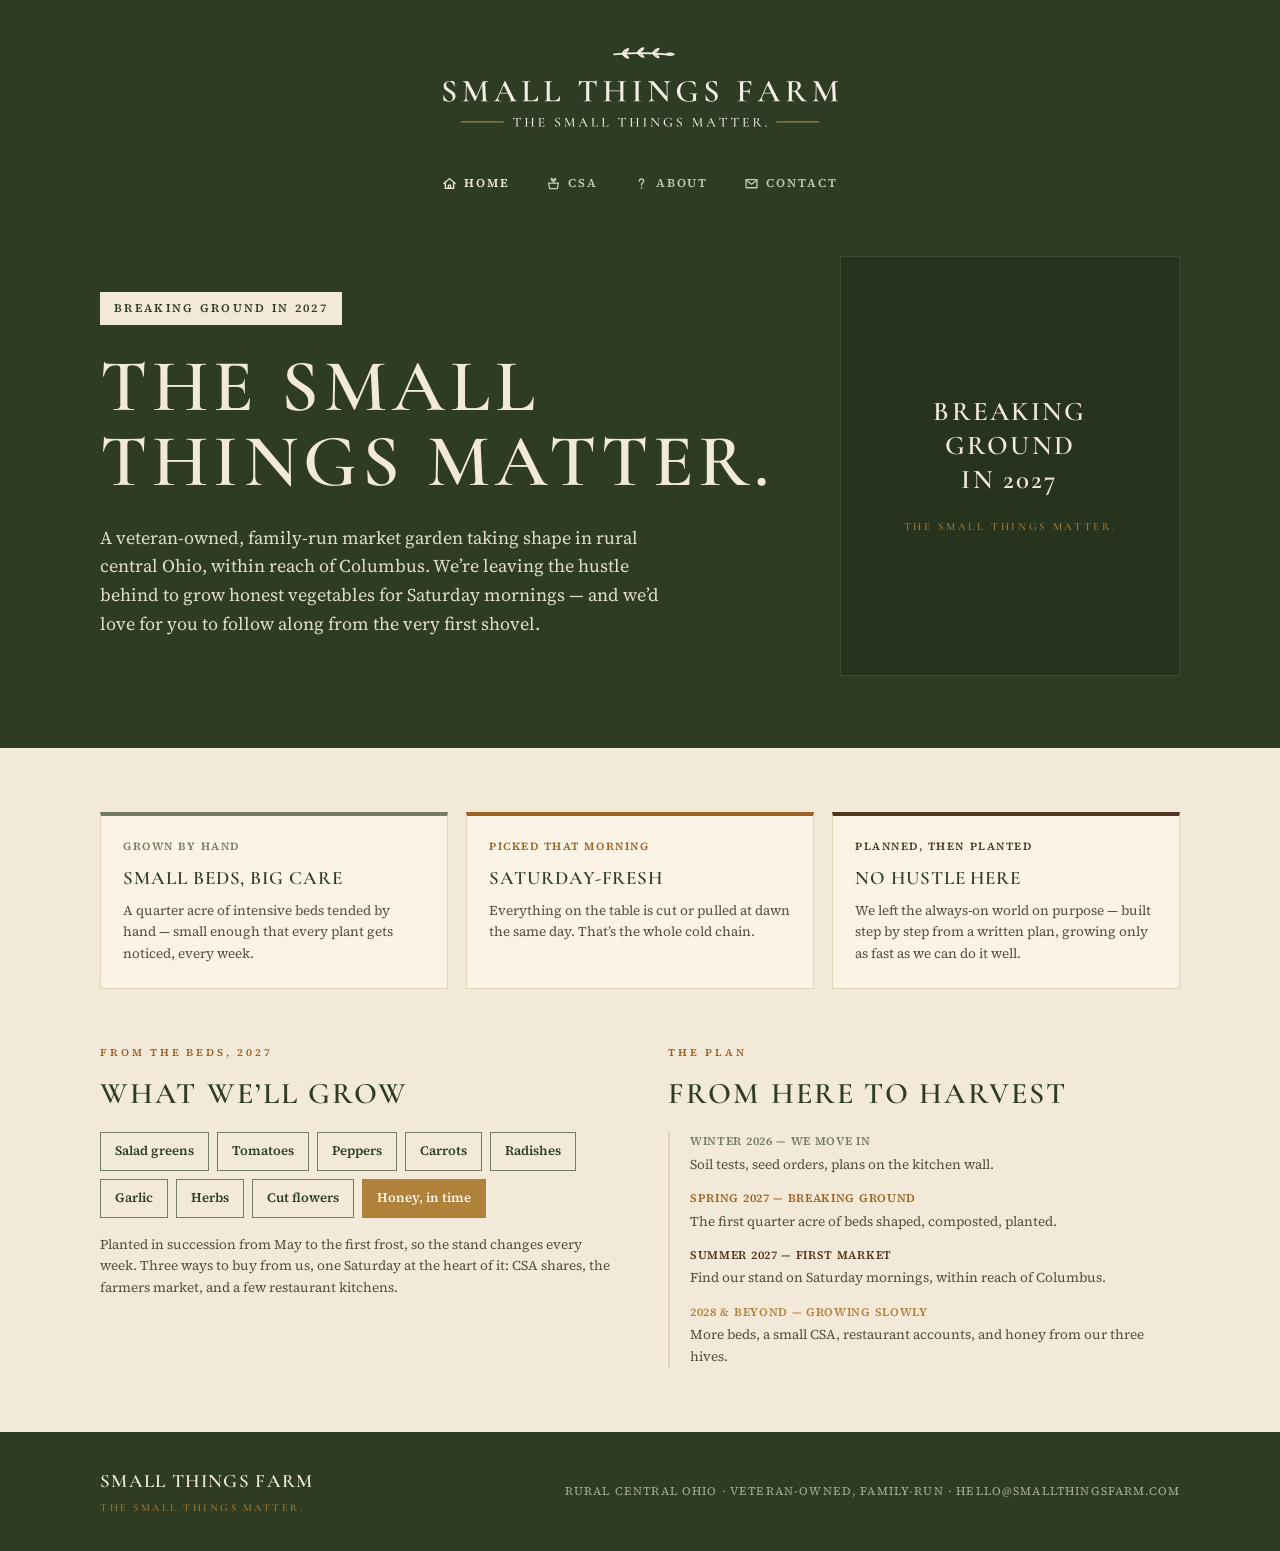
<file: index.html>
<!DOCTYPE html>
<html lang="en">
<head>
<meta charset="utf-8">
<meta name="viewport" content="width=device-width, initial-scale=1">
<title>Small Things Farm — a veteran-owned market garden in rural central Ohio</title>
<meta name="description" content="Small Things Farm is a veteran-owned, family-run market garden breaking ground in rural central Ohio, within reach of Columbus, in 2027. Honest vegetables for Saturday mornings — follow along from the very first shovel.">
<link rel="icon" type="image/svg+xml" href="assets/brand/icons/icon-sprout.svg">
<link rel="preconnect" href="https://fonts.googleapis.com">
<link rel="preconnect" href="https://fonts.gstatic.com" crossorigin>
<link href="https://fonts.googleapis.com/css2?family=Cormorant+Garamond:wght@500;600;700&family=Source+Serif+4:opsz,wght@8..60,400;8..60,600;8..60,700&display=swap" rel="stylesheet">
<link rel="stylesheet" href="styles.css">
</head>
<body>

<!-- hero on forest -->
<div class="green-band">
  <header class="site-header">
    <a class="brand" href="index.html">
      <img src="assets/brand/lockups/horizontal-b-centered-cream.svg" alt="Small Things Farm — the small things matter.">
    </a>
    <nav class="site-nav" aria-label="Main">
      <a href="index.html" aria-current="page"><svg class="nav-icon" viewBox="0 0 16 16" aria-hidden="true"><path d="M2 8 8 2.8 14 8"/><path d="M3.6 6.9v6.3h8.8V6.9"/><path d="M6.8 13.2v-3.4h2.4v3.4"/></svg>Home</a>
      <a href="csa.html"><svg class="nav-icon" viewBox="0 0 16 16" aria-hidden="true"><path d="M2.8 7.6h10.4l-1.1 5.8H3.9z"/><path d="M8 7.6V5.2"/><path d="M8 5.2C8 3.8 7 3.2 5.7 2.6c-.1 1.6.8 2.6 2.3 2.6Z"/><path d="M8 5.2c0-1.4 1-2 2.3-2.6.1 1.6-.8 2.6-2.3 2.6Z"/></svg>CSA</a>
      <a href="about.html"><svg class="nav-icon" viewBox="0 0 16 16" aria-hidden="true"><path d="M5.7 5.7c0-1.6 1-2.5 2.3-2.5 1.3 0 2.3.9 2.3 2.1 0 2-2.3 2.1-2.3 3.9v.6"/><circle cx="8" cy="12.7" r=".9" fill="currentColor" stroke="none"/></svg>About</a>
      <a href="contact.html"><svg class="nav-icon" viewBox="0 0 16 16" aria-hidden="true"><rect x="2.2" y="3.9" width="11.6" height="8.6"/><path d="M2.4 4.5 8 8.7l5.6-4.2"/></svg>Contact</a>
    </nav>
  </header>

  <section class="hero">
    <div class="container">
      <div>
        <div class="badge">BREAKING GROUND IN 2027</div>
        <h1>The small things matter.</h1>
        <p class="hero-lede">A veteran-owned, family-run market garden taking shape in rural central Ohio, within reach of Columbus. We&rsquo;re leaving the hustle behind to grow honest vegetables for Saturday mornings &mdash; and we&rsquo;d love for you to follow along from the very first shovel.</p>
        <!-- Email signup removed for now — restore the <form class="signup-form">
             block here once a newsletter service (e.g. Buttondown) is set up.
             See README.md → "Email signup (currently removed)". -->
      </div>
      <div class="hero-photo">
        <!-- Picture frame: swap this <div class="hero-frame"> for
             <img src="images/us-on-the-land.jpg" alt="The two of us, boots on, on the land" style="width:100%;display:block;">
             when you have a real photo (portrait, roughly 340×420). -->
        <div class="hero-frame">
          <div class="hero-frame-title">Breaking Ground<br>in 2027</div>
          <div class="tagline tagline--dark">The small things matter.</div>
        </div>
      </div>
    </div>
  </section>
</div>

<!-- three promises -->
<section class="promises" aria-label="Our promises">
  <div class="container">
    <div class="promise-card">
      <div class="card-eyebrow">GROWN BY HAND</div>
      <div class="card-title">Small beds, big care</div>
      <p>A quarter acre of intensive beds tended by hand &mdash; small enough that every plant gets noticed, every week.</p>
    </div>
    <div class="promise-card promise-card--ochre">
      <div class="card-eyebrow">PICKED THAT MORNING</div>
      <div class="card-title">Saturday-fresh</div>
      <p>Everything on the table is cut or pulled at dawn the same day. That&rsquo;s the whole cold chain.</p>
    </div>
    <div class="promise-card promise-card--bark">
      <div class="card-eyebrow">PLANNED, THEN PLANTED</div>
      <div class="card-title">No hustle here</div>
      <p>We left the always-on world on purpose &mdash; built step by step from a written plan, growing only as fast as we can do it well.</p>
    </div>
  </div>
</section>

<!-- grow + timeline combined band -->
<section class="band-2col">
  <div class="container">
    <div>
      <div class="section-eyebrow">From the beds, 2027</div>
      <h2>What we&rsquo;ll grow</h2>
      <div class="chips">
        <span class="chip">Salad greens</span>
        <span class="chip">Tomatoes</span>
        <span class="chip">Peppers</span>
        <span class="chip">Carrots</span>
        <span class="chip">Radishes</span>
        <span class="chip">Garlic</span>
        <span class="chip">Herbs</span>
        <span class="chip">Cut flowers</span>
        <span class="chip chip--honey">Honey, in time</span>
      </div>
      <p class="band-note">Planted in succession from May to the first frost, so the stand changes every week. Three ways to buy from us, one Saturday at the heart of it: CSA shares, the farmers market, and a few restaurant kitchens.</p>
    </div>
    <div>
      <div class="section-eyebrow">The plan</div>
      <h2>From here to harvest</h2>
      <div class="timeline">
        <div>
          <div class="timeline-date">WINTER 2026 &mdash; we move in</div>
          <div class="timeline-desc">Soil tests, seed orders, plans on the kitchen wall.</div>
        </div>
        <div>
          <div class="timeline-date timeline-date--ochre">SPRING 2027 &mdash; breaking ground</div>
          <div class="timeline-desc">The first quarter acre of beds shaped, composted, planted.</div>
        </div>
        <div>
          <div class="timeline-date timeline-date--bark">SUMMER 2027 &mdash; first market</div>
          <div class="timeline-desc">Find our stand on Saturday mornings, within reach of Columbus.</div>
        </div>
        <div>
          <div class="timeline-date timeline-date--gold">2028 &amp; BEYOND &mdash; growing slowly</div>
          <div class="timeline-desc">More beds, a small CSA, restaurant accounts, and honey from our three hives.</div>
        </div>
      </div>
    </div>
  </div>
</section>

<!-- footer -->
<footer class="site-footer">
  <div class="container">
    <div>
      <div class="footer-brand">Small Things Farm</div>
      <div class="tagline tagline--dark">The small things matter.</div>
    </div>
    <div class="footer-info">Rural central Ohio &middot; veteran-owned, family-run &middot; <a href="mailto:hello@smallthingsfarm.com">hello@smallthingsfarm.com</a></div>
  </div>
</footer>

</body>
</html>
</file>
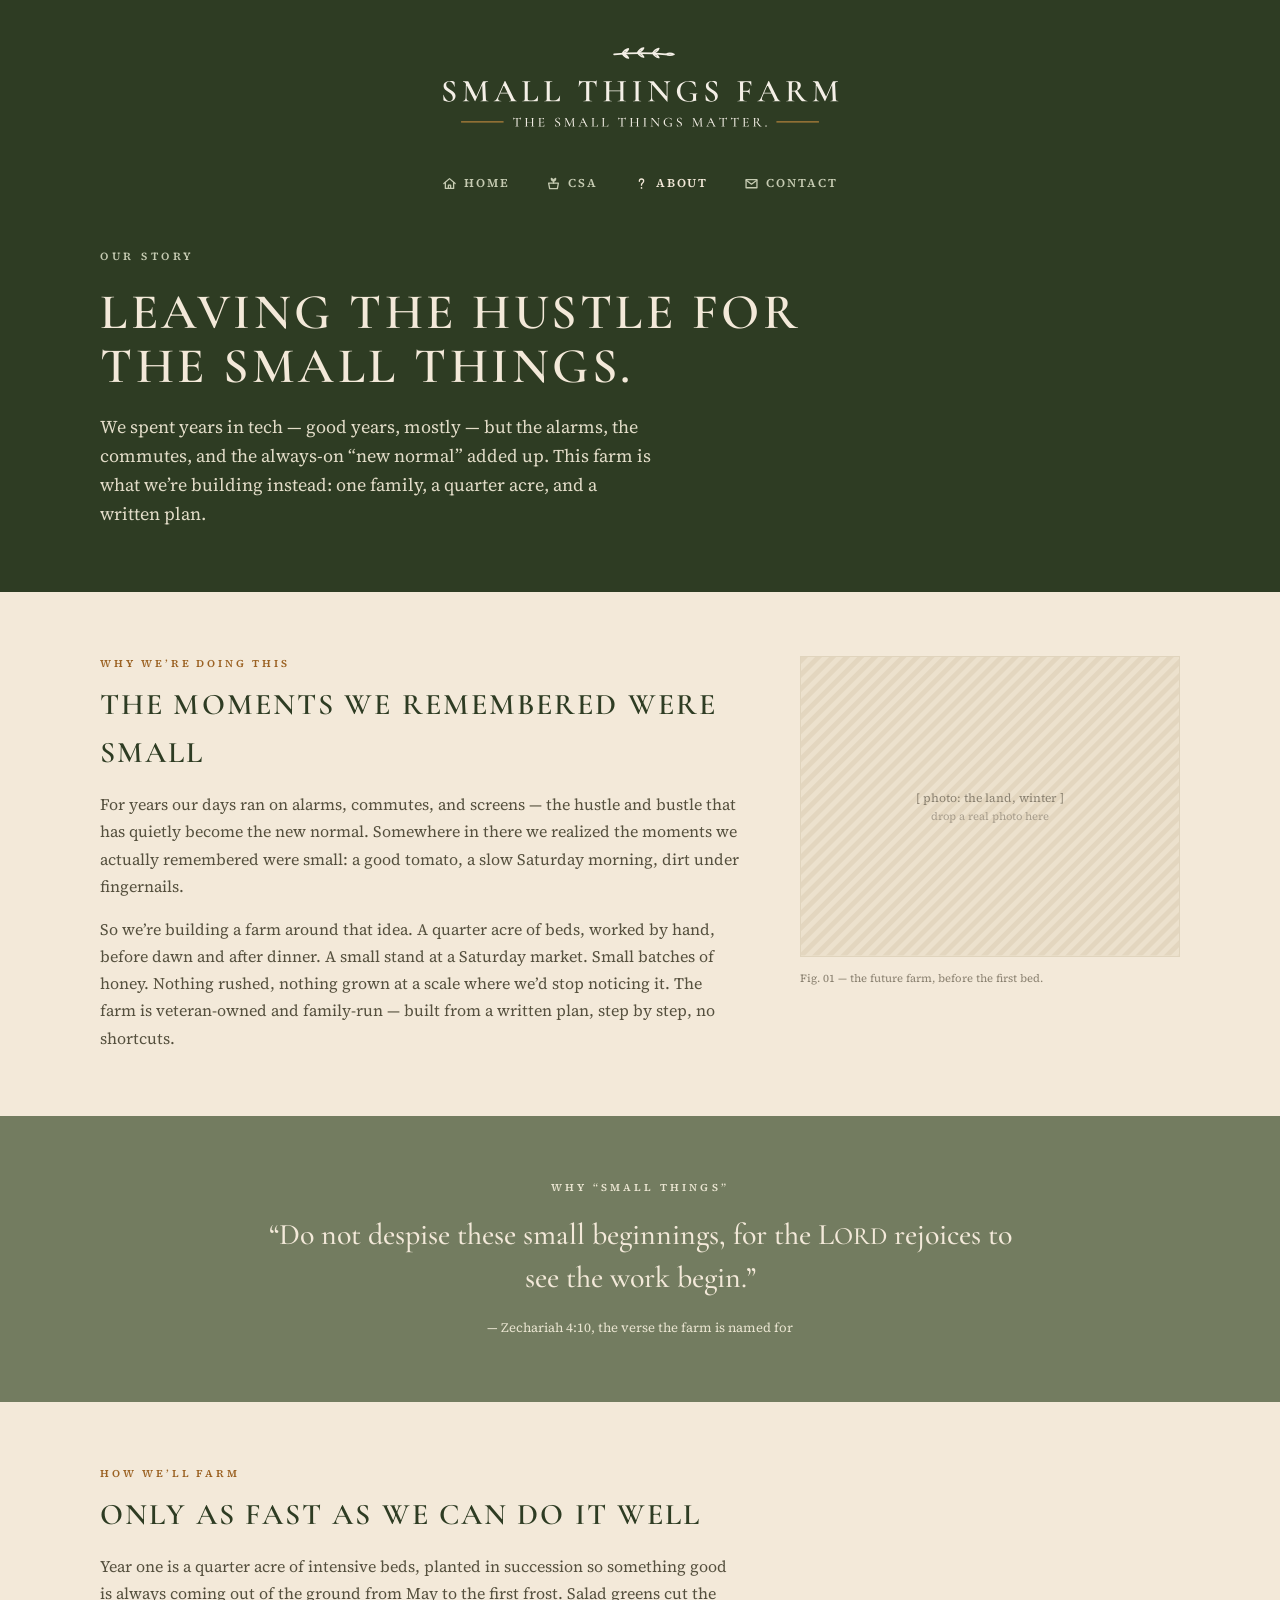
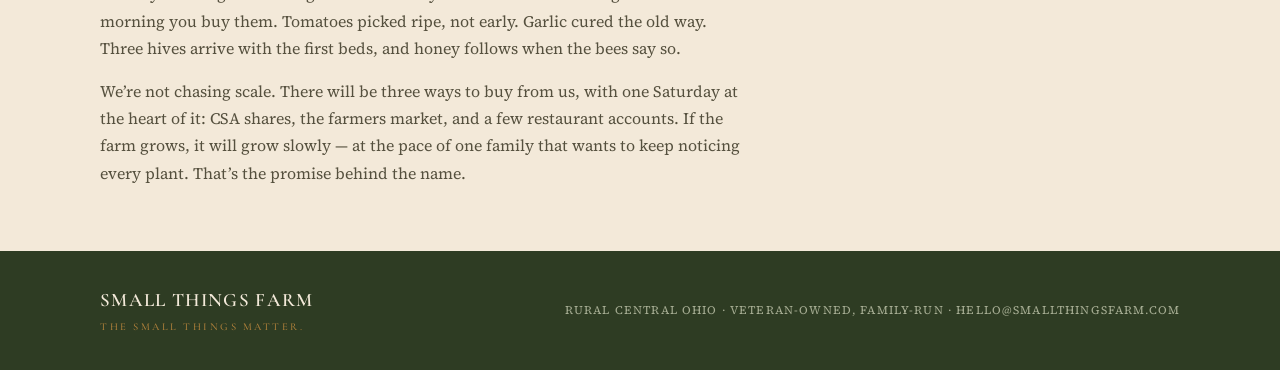
<file: about.html>
<!DOCTYPE html>
<html lang="en">
<head>
<meta charset="utf-8">
<meta name="viewport" content="width=device-width, initial-scale=1">
<title>Our story — Small Things Farm</title>
<meta name="description" content="Why we're starting a small veteran-owned market garden in rural central Ohio — a quarter acre tended by hand, named for Zechariah 4:10, growing only as fast as we can do it well.">
<link rel="icon" type="image/svg+xml" href="assets/brand/icons/icon-sprout.svg">
<link rel="preconnect" href="https://fonts.googleapis.com">
<link rel="preconnect" href="https://fonts.gstatic.com" crossorigin>
<link href="https://fonts.googleapis.com/css2?family=Cormorant+Garamond:wght@500;600;700&family=Source+Serif+4:opsz,wght@8..60,400;8..60,600;8..60,700&display=swap" rel="stylesheet">
<link rel="stylesheet" href="styles.css">
</head>
<body>

<!-- page header on forest -->
<div class="green-band">
  <header class="site-header">
    <a class="brand" href="index.html">
      <img src="assets/brand/lockups/horizontal-b-centered-cream.svg" alt="Small Things Farm — the small things matter.">
    </a>
    <nav class="site-nav" aria-label="Main">
      <a href="index.html"><svg class="nav-icon" viewBox="0 0 16 16" aria-hidden="true"><path d="M2 8 8 2.8 14 8"/><path d="M3.6 6.9v6.3h8.8V6.9"/><path d="M6.8 13.2v-3.4h2.4v3.4"/></svg>Home</a>
      <a href="csa.html"><svg class="nav-icon" viewBox="0 0 16 16" aria-hidden="true"><path d="M2.8 7.6h10.4l-1.1 5.8H3.9z"/><path d="M8 7.6V5.2"/><path d="M8 5.2C8 3.8 7 3.2 5.7 2.6c-.1 1.6.8 2.6 2.3 2.6Z"/><path d="M8 5.2c0-1.4 1-2 2.3-2.6.1 1.6-.8 2.6-2.3 2.6Z"/></svg>CSA</a>
      <a href="about.html" aria-current="page"><svg class="nav-icon" viewBox="0 0 16 16" aria-hidden="true"><path d="M5.7 5.7c0-1.6 1-2.5 2.3-2.5 1.3 0 2.3.9 2.3 2.1 0 2-2.3 2.1-2.3 3.9v.6"/><circle cx="8" cy="12.7" r=".9" fill="currentColor" stroke="none"/></svg>About</a>
      <a href="contact.html"><svg class="nav-icon" viewBox="0 0 16 16" aria-hidden="true"><rect x="2.2" y="3.9" width="11.6" height="8.6"/><path d="M2.4 4.5 8 8.7l5.6-4.2"/></svg>Contact</a>
    </nav>
  </header>

  <section class="page-header">
    <div class="container">
      <div class="eyebrow-on-green">Our story</div>
      <h1>Leaving the hustle for the small things.</h1>
      <p class="hero-lede">We spent years in tech &mdash; good years, mostly &mdash; but the alarms, the commutes, and the always-on &ldquo;new normal&rdquo; added up. This farm is what we&rsquo;re building instead: one family, a quarter acre, and a written plan.</p>
    </div>
  </section>
</div>

<!-- why we're doing this -->
<section class="section">
  <div class="container">
    <div class="two-up">
      <div>
        <div class="section-eyebrow">Why we&rsquo;re doing this</div>
        <h2>The moments we remembered were small</h2>
        <div class="prose">
          <p>For years our days ran on alarms, commutes, and screens &mdash; the hustle and bustle that has quietly become the new normal. Somewhere in there we realized the moments we actually remembered were small: a good tomato, a slow Saturday morning, dirt under fingernails.</p>
          <p>So we&rsquo;re building a farm around that idea. A quarter acre of beds, worked by hand, before dawn and after dinner. A small stand at a Saturday market. Small batches of honey. Nothing rushed, nothing grown at a scale where we&rsquo;d stop noticing it. The farm is veteran-owned and family-run &mdash; built from a written plan, step by step, no shortcuts.</p>
        </div>
      </div>
      <div>
        <!-- Photo placeholder: swap this <svg> for
             <img src="images/the-land.jpg" alt="The land that will become Small Things Farm" style="width:100%;display:block;">
             when you have the real photo. -->
        <svg class="photo-placeholder" viewBox="0 0 380 300" role="img" aria-label="Photo placeholder: the land that will become the farm" style="width:100%;display:block;border:1px solid #e0d4bd;background:#ece1cd;">
          <defs>
            <pattern id="ph-land" width="10" height="10" patternUnits="userSpaceOnUse" patternTransform="rotate(45)">
              <rect width="10" height="10" fill="#ece1cd"></rect>
              <rect width="5" height="10" fill="#e3d6bf"></rect>
            </pattern>
          </defs>
          <rect width="380" height="300" fill="url(#ph-land)"></rect>
          <text x="190" y="146" text-anchor="middle" font-size="12" fill="#8b8271">[ photo: the land, winter ]</text>
          <text x="190" y="164" text-anchor="middle" font-size="11" fill="#a89e8d">drop a real photo here</text>
        </svg>
        <div class="figure-caption">Fig. 01 &mdash; the future farm, before the first bed.</div>
      </div>
    </div>
  </div>
</section>

<!-- pull quote — the verse behind the name -->
<section class="quote-band">
  <div class="container">
    <blockquote>
      <div class="quote-eyebrow">Why &ldquo;small things&rdquo;</div>
      <p>&ldquo;Do not despise these small beginnings, for the L<small>ORD</small> rejoices to see the work begin.&rdquo;</p>
      <cite>&mdash; Zechariah 4:10, the verse the farm is named for</cite>
    </blockquote>
  </div>
</section>

<!-- how we'll farm -->
<section class="section">
  <div class="container">
    <div class="section-eyebrow">How we&rsquo;ll farm</div>
    <h2>Only as fast as we can do it well</h2>
    <div class="prose">
      <p>Year one is a quarter acre of intensive beds, planted in succession so something good is always coming out of the ground from May to the first frost. Salad greens cut the morning you buy them. Tomatoes picked ripe, not early. Garlic cured the old way. Three hives arrive with the first beds, and honey follows when the bees say so.</p>
      <p>We&rsquo;re not chasing scale. There will be three ways to buy from us, with one Saturday at the heart of it: CSA shares, the farmers market, and a few restaurant accounts. If the farm grows, it will grow slowly &mdash; at the pace of one family that wants to keep noticing every plant. That&rsquo;s the promise behind the name.</p>
    </div>
  </div>
</section>

<!-- Email signup band removed for now — restore the <section class="signup-band">
     block here once a newsletter service is set up. See README.md. -->

<!-- footer -->
<footer class="site-footer">
  <div class="container">
    <div>
      <div class="footer-brand">Small Things Farm</div>
      <div class="tagline tagline--dark">The small things matter.</div>
    </div>
    <div class="footer-info">Rural central Ohio &middot; veteran-owned, family-run &middot; <a href="mailto:hello@smallthingsfarm.com">hello@smallthingsfarm.com</a></div>
  </div>
</footer>

</body>
</html>
</file>
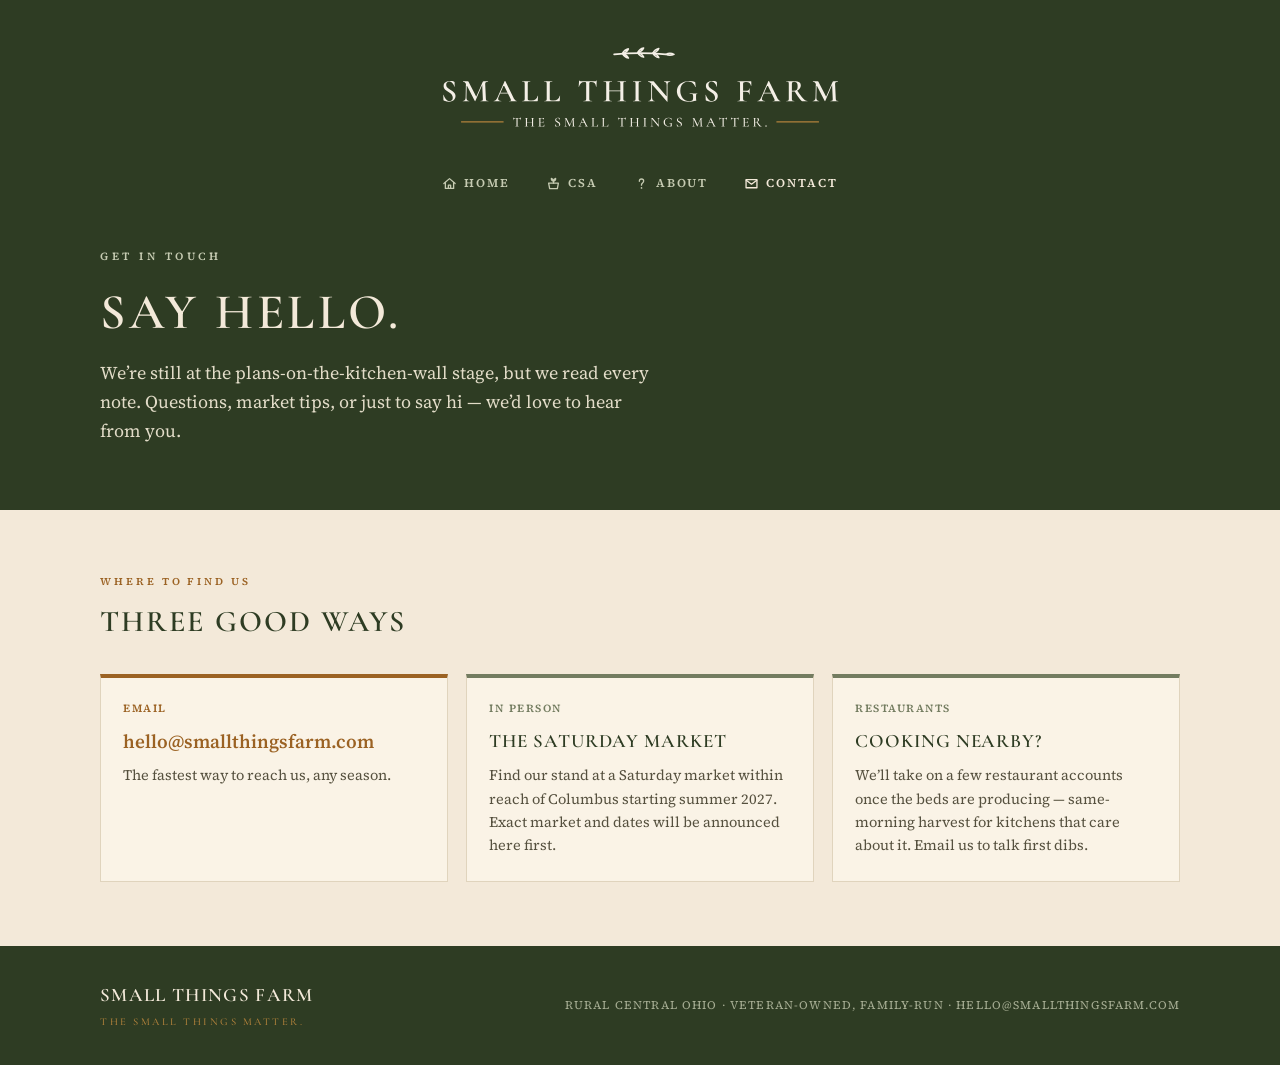
<file: contact.html>
<!DOCTYPE html>
<html lang="en">
<head>
<meta charset="utf-8">
<meta name="viewport" content="width=device-width, initial-scale=1">
<title>Contact — Small Things Farm</title>
<meta name="description" content="Get in touch with Small Things Farm — email hello@smallthingsfarm.com, find our stand at a Saturday market within reach of Columbus starting summer 2027, or ask about restaurant accounts.">
<link rel="icon" type="image/svg+xml" href="assets/brand/icons/icon-sprout.svg">
<link rel="preconnect" href="https://fonts.googleapis.com">
<link rel="preconnect" href="https://fonts.gstatic.com" crossorigin>
<link href="https://fonts.googleapis.com/css2?family=Cormorant+Garamond:wght@500;600;700&family=Source+Serif+4:opsz,wght@8..60,400;8..60,600;8..60,700&display=swap" rel="stylesheet">
<link rel="stylesheet" href="styles.css">
</head>
<body>

<!-- page header on forest -->
<div class="green-band">
  <header class="site-header">
    <a class="brand" href="index.html">
      <img src="assets/brand/lockups/horizontal-b-centered-cream.svg" alt="Small Things Farm — the small things matter.">
    </a>
    <nav class="site-nav" aria-label="Main">
      <a href="index.html"><svg class="nav-icon" viewBox="0 0 16 16" aria-hidden="true"><path d="M2 8 8 2.8 14 8"/><path d="M3.6 6.9v6.3h8.8V6.9"/><path d="M6.8 13.2v-3.4h2.4v3.4"/></svg>Home</a>
      <a href="csa.html"><svg class="nav-icon" viewBox="0 0 16 16" aria-hidden="true"><path d="M2.8 7.6h10.4l-1.1 5.8H3.9z"/><path d="M8 7.6V5.2"/><path d="M8 5.2C8 3.8 7 3.2 5.7 2.6c-.1 1.6.8 2.6 2.3 2.6Z"/><path d="M8 5.2c0-1.4 1-2 2.3-2.6.1 1.6-.8 2.6-2.3 2.6Z"/></svg>CSA</a>
      <a href="about.html"><svg class="nav-icon" viewBox="0 0 16 16" aria-hidden="true"><path d="M5.7 5.7c0-1.6 1-2.5 2.3-2.5 1.3 0 2.3.9 2.3 2.1 0 2-2.3 2.1-2.3 3.9v.6"/><circle cx="8" cy="12.7" r=".9" fill="currentColor" stroke="none"/></svg>About</a>
      <a href="contact.html" aria-current="page"><svg class="nav-icon" viewBox="0 0 16 16" aria-hidden="true"><rect x="2.2" y="3.9" width="11.6" height="8.6"/><path d="M2.4 4.5 8 8.7l5.6-4.2"/></svg>Contact</a>
    </nav>
  </header>

  <section class="page-header">
    <div class="container">
      <div class="eyebrow-on-green">Get in touch</div>
      <h1>Say hello.</h1>
      <p class="hero-lede">We&rsquo;re still at the plans-on-the-kitchen-wall stage, but we read every note. Questions, market tips, or just to say hi &mdash; we&rsquo;d love to hear from you.</p>
    </div>
  </section>
</div>

<!-- contact details -->
<section class="section">
  <div class="container">
    <div class="section-eyebrow">Where to find us</div>
    <h2>Three good ways</h2>
    <div class="contact-list">
      <div class="contact-card contact-card--ochre">
        <div class="card-eyebrow">EMAIL</div>
        <a class="big-link" href="mailto:hello@smallthingsfarm.com">hello@smallthingsfarm.com</a>
        <p>The fastest way to reach us, any season.</p>
      </div>
      <div class="contact-card">
        <div class="card-eyebrow">IN PERSON</div>
        <div class="card-title">The Saturday market</div>
        <p>Find our stand at a Saturday market within reach of Columbus starting summer 2027. Exact market and dates will be announced here first.</p>
      </div>
      <div class="contact-card">
        <div class="card-eyebrow">RESTAURANTS</div>
        <div class="card-title">Cooking nearby?</div>
        <p>We&rsquo;ll take on a few restaurant accounts once the beds are producing &mdash; same-morning harvest for kitchens that care about it. Email us to talk first dibs.</p>
      </div>
    </div>
  </div>
</section>

<!-- Email signup band removed for now — restore the <section class="signup-band">
     block here once a newsletter service is set up. See README.md. -->

<!-- footer -->
<footer class="site-footer">
  <div class="container">
    <div>
      <div class="footer-brand">Small Things Farm</div>
      <div class="tagline tagline--dark">The small things matter.</div>
    </div>
    <div class="footer-info">Rural central Ohio &middot; veteran-owned, family-run &middot; <a href="mailto:hello@smallthingsfarm.com">hello@smallthingsfarm.com</a></div>
  </div>
</footer>

</body>
</html>
</file>
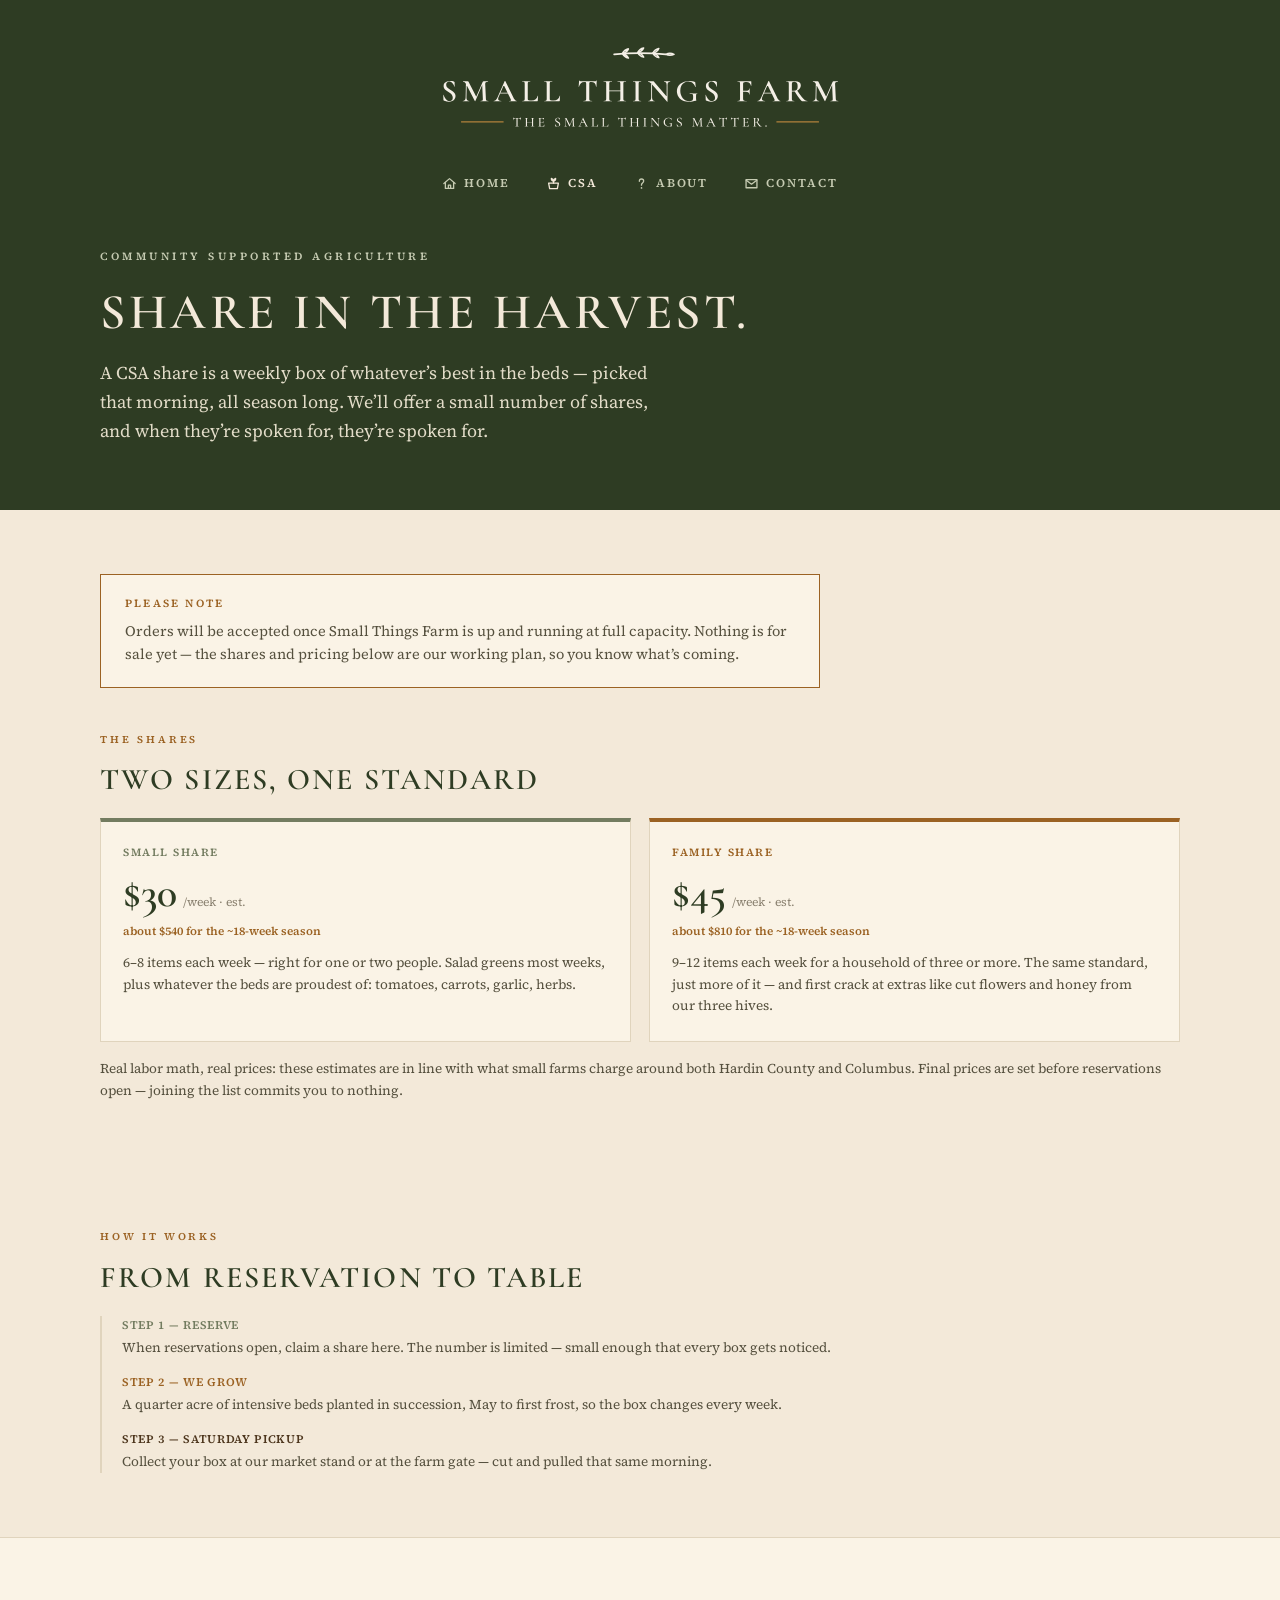
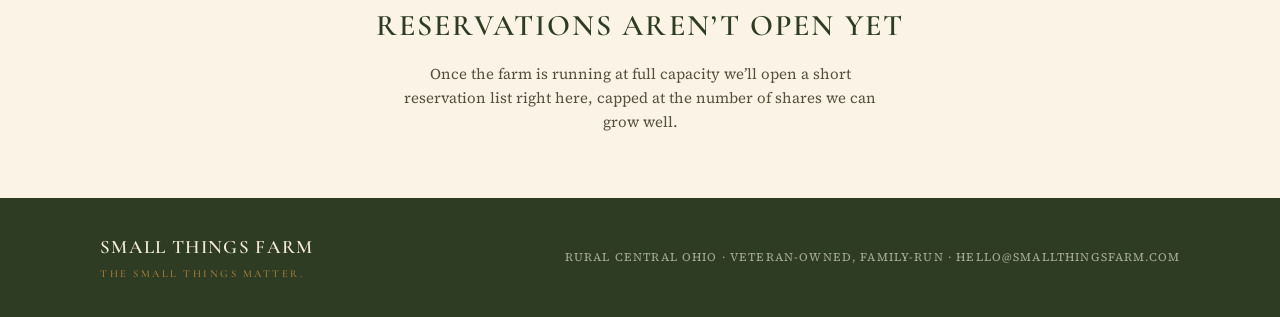
<file: csa.html>
<!DOCTYPE html>
<html lang="en">
<head>
<meta charset="utf-8">
<meta name="viewport" content="width=device-width, initial-scale=1">
<title>CSA shares — Small Things Farm</title>
<meta name="description" content="A limited number of CSA shares from Small Things Farm in rural central Ohio, within reach of Columbus — a weekly box of whatever's best in the beds. Orders open once the farm is running at full capacity.">
<link rel="icon" type="image/svg+xml" href="assets/brand/icons/icon-sprout.svg">
<link rel="preconnect" href="https://fonts.googleapis.com">
<link rel="preconnect" href="https://fonts.gstatic.com" crossorigin>
<link href="https://fonts.googleapis.com/css2?family=Cormorant+Garamond:wght@500;600;700&family=Source+Serif+4:opsz,wght@8..60,400;8..60,600;8..60,700&display=swap" rel="stylesheet">
<link rel="stylesheet" href="styles.css">
</head>
<body>

<!-- page header on forest -->
<div class="green-band">
  <header class="site-header">
    <a class="brand" href="index.html">
      <img src="assets/brand/lockups/horizontal-b-centered-cream.svg" alt="Small Things Farm — the small things matter.">
    </a>
    <nav class="site-nav" aria-label="Main">
      <a href="index.html"><svg class="nav-icon" viewBox="0 0 16 16" aria-hidden="true"><path d="M2 8 8 2.8 14 8"/><path d="M3.6 6.9v6.3h8.8V6.9"/><path d="M6.8 13.2v-3.4h2.4v3.4"/></svg>Home</a>
      <a href="csa.html" aria-current="page"><svg class="nav-icon" viewBox="0 0 16 16" aria-hidden="true"><path d="M2.8 7.6h10.4l-1.1 5.8H3.9z"/><path d="M8 7.6V5.2"/><path d="M8 5.2C8 3.8 7 3.2 5.7 2.6c-.1 1.6.8 2.6 2.3 2.6Z"/><path d="M8 5.2c0-1.4 1-2 2.3-2.6.1 1.6-.8 2.6-2.3 2.6Z"/></svg>CSA</a>
      <a href="about.html"><svg class="nav-icon" viewBox="0 0 16 16" aria-hidden="true"><path d="M5.7 5.7c0-1.6 1-2.5 2.3-2.5 1.3 0 2.3.9 2.3 2.1 0 2-2.3 2.1-2.3 3.9v.6"/><circle cx="8" cy="12.7" r=".9" fill="currentColor" stroke="none"/></svg>About</a>
      <a href="contact.html"><svg class="nav-icon" viewBox="0 0 16 16" aria-hidden="true"><rect x="2.2" y="3.9" width="11.6" height="8.6"/><path d="M2.4 4.5 8 8.7l5.6-4.2"/></svg>Contact</a>
    </nav>
  </header>

  <section class="page-header">
    <div class="container">
      <div class="eyebrow-on-green">Community supported agriculture</div>
      <h1>Share in the harvest.</h1>
      <p class="hero-lede">A CSA share is a weekly box of whatever&rsquo;s best in the beds &mdash; picked that morning, all season long. We&rsquo;ll offer a small number of shares, and when they&rsquo;re spoken for, they&rsquo;re spoken for.</p>
    </div>
  </section>
</div>

<!-- not-yet-open notice -->
<section class="section section--notice">
  <div class="container">
    <div class="notice">
      <div class="notice-label">Please note</div>
      <p>Orders will be accepted once Small Things Farm is up and running at full capacity. Nothing is for sale yet &mdash; the shares and pricing below are our working plan, so you know what&rsquo;s coming.</p>
    </div>
  </div>
</section>

<!-- share options -->
<section class="section section--tight">
  <div class="container">
    <div class="section-eyebrow">The shares</div>
    <h2>Two sizes, one standard</h2>
    <div class="share-grid">
      <div class="share-card">
        <div class="card-eyebrow">SMALL SHARE</div>
        <div class="share-price">$30<span class="share-per">/week &middot; est.</span></div>
        <div class="share-season">about $540 for the ~18-week season</div>
        <p>6&ndash;8 items each week &mdash; right for one or two people. Salad greens most weeks, plus whatever the beds are proudest of: tomatoes, carrots, garlic, herbs.</p>
      </div>
      <div class="share-card share-card--ochre">
        <div class="card-eyebrow">FAMILY SHARE</div>
        <div class="share-price">$45<span class="share-per">/week &middot; est.</span></div>
        <div class="share-season">about $810 for the ~18-week season</div>
        <p>9&ndash;12 items each week for a household of three or more. The same standard, just more of it &mdash; and first crack at extras like cut flowers and honey from our three hives.</p>
      </div>
    </div>
    <p class="band-note">Real labor math, real prices: these estimates are in line with what small farms charge around both Hardin County and Columbus. Final prices are set before reservations open &mdash; joining the list commits you to nothing.</p>
  </div>
</section>

<!-- how it works -->
<section class="section">
  <div class="container">
    <div class="section-eyebrow">How it works</div>
    <h2>From reservation to table</h2>
    <div class="timeline">
      <div>
        <div class="timeline-date">STEP 1 &mdash; reserve</div>
        <div class="timeline-desc">When reservations open, claim a share here. The number is limited &mdash; small enough that every box gets noticed.</div>
      </div>
      <div>
        <div class="timeline-date timeline-date--ochre">STEP 2 &mdash; we grow</div>
        <div class="timeline-desc">A quarter acre of intensive beds planted in succession, May to first frost, so the box changes every week.</div>
      </div>
      <div>
        <div class="timeline-date timeline-date--bark">STEP 3 &mdash; Saturday pickup</div>
        <div class="timeline-desc">Collect your box at our market stand or at the farm gate &mdash; cut and pulled that same morning.</div>
      </div>
    </div>
  </div>
</section>

<!-- reservations (closed state) -->
<section class="signup-band">
  <div class="container">
    <h2>Reservations aren&rsquo;t open yet</h2>
    <p>Once the farm is running at full capacity we&rsquo;ll open a short reservation list right here, capped at the number of shares we can grow well.</p>
    <!-- TODO: when ready to open reservations, create a free Tally form
         (https://tally.so) with fields: name, email, share size (Small/Family).
         In the form's Settings → Close form, set "Submission limit" to the
         number of shares available and write a custom "all shares are spoken
         for" closed message. Then replace this paragraph with:
         <a class="button-link" href="https://tally.so/r/YOUR_FORM_ID">Reserve a share</a>
         See README.md → "CSA reservations (Tally)" for details. -->
  </div>
</section>

<!-- footer -->
<footer class="site-footer">
  <div class="container">
    <div>
      <div class="footer-brand">Small Things Farm</div>
      <div class="tagline tagline--dark">The small things matter.</div>
    </div>
    <div class="footer-info">Rural central Ohio &middot; veteran-owned, family-run &middot; <a href="mailto:hello@smallthingsfarm.com">hello@smallthingsfarm.com</a></div>
  </div>
</footer>

</body>
</html>
</file>
<file: styles.css>
/* ============================================================
   Small Things Farm — shared stylesheet
   Restyled to the Brand & Identity Guide v1.0 (July 2026):
   Forest / Sage / Cream / Ochre / Bark / Gold palette,
   Cormorant Garamond display caps, Source Serif 4 body & utility.
   Layout is still design option 1C "The Roadside Stand".
   Sharp corners throughout (no border-radius). No shadows.
   ============================================================ */

:root {
  /* brand palette (guide §05) */
  --forest: #2e3c23;       /* primary ink & ground */
  --sage: #737c60;         /* secondary, backgrounds */
  --cream: #f3e9d9;        /* paper & reversed art */
  --ochre: #9b6223;        /* accent: dots, rules, tagline, CTAs */
  --bark: #4d361d;         /* seed dot, deep accent, CTA hover */
  --gold: #b0813b;         /* ochre lifted for dark grounds */

  /* derived UI tints (not brand-mark colors) */
  --paper: var(--cream);   /* page bg */
  --card: #faf3e6;         /* card bg — cream lifted */
  --ink: var(--forest);    /* text */
  --hero-body: #e2dcc8;    /* body text on forest */
  --hero-muted: #a6ad93;   /* muted text on forest */
  --green-soft: #c6cbb2;   /* nav inactive / accents on forest */
  --body-2: #55503e;       /* body secondary text */
  --muted: #8b8271;
  --hairline: #e0d4bd;
  --badge-bg: var(--cream);

  /* type (guide §06): display + tagline Cormorant Garamond,
     body + utility Source Serif 4 (fallback Georgia) */
  --display: "Cormorant Garamond", Georgia, serif;
  --body-face: "Source Serif 4", Georgia, serif;
  --utility: "Source Serif 4", Georgia, serif;

  --pad-x: 60px;
}

* { box-sizing: border-box; }

body {
  margin: 0;
  background: var(--paper);
  font-family: var(--body-face);
  color: var(--ink);
  font-size: 16px;
  line-height: 1.6;
  -webkit-font-smoothing: antialiased;
}

a { color: var(--ochre); text-decoration: none; }
a:hover { color: var(--bark); }

:focus-visible { outline: 2px solid var(--ochre); outline-offset: 2px; }

.container {
  max-width: 1200px;
  margin: 0 auto;
  padding-left: var(--pad-x);
  padding-right: var(--pad-x);
}

/* display headings — all caps, tracked (guide: +6 to +10% of point size) */
h1, h2, .card-title, .footer-brand {
  font-family: var(--display);
  text-transform: uppercase;
  letter-spacing: .07em;
}

/* tagline — always caps, tracked, with its period.
   Ochre on light grounds, gold on dark. */
.tagline {
  font-family: var(--display);
  font-weight: 500;
  font-size: 13px;
  text-transform: uppercase;
  letter-spacing: .24em;
  color: var(--ochre);
}

.tagline--dark { color: var(--gold); }

/* ---------- header: banner lockup on forest, nav beneath ---------- */

.site-header { padding-top: 28px; }

/* centered lockup (name + tagline, no badge) on the Forest band */
.brand {
  display: block;
  max-width: 660px;
  margin: 0 auto;
  padding: 0 var(--pad-x);
}

.brand img {
  display: block;
  width: 100%;
  height: auto;
}

.site-nav {
  display: flex;
  justify-content: center;
  flex-wrap: wrap;
  gap: 36px;
  padding: 20px var(--pad-x) 6px;
  font-family: var(--utility);
  font-weight: 600;
  font-size: 12px;
  letter-spacing: .16em;
  text-transform: uppercase;
}

.site-nav a {
  color: var(--green-soft);
  display: inline-flex;
  align-items: center;
  gap: 7px;
}

.nav-icon {
  width: 15px;
  height: 15px;
  fill: none;
  stroke: currentColor;
  stroke-width: 1.4;
  stroke-linecap: round;
  stroke-linejoin: round;
  flex: none;
}

.site-nav a:hover { color: var(--cream); }
.site-nav a[aria-current="page"] { color: var(--cream); }

/* ---------- forest band (hero on home, page header elsewhere) ---------- */

.green-band {
  background: var(--forest);
  color: var(--cream);
}

.badge {
  display: inline-block;
  font-family: var(--utility);
  font-size: 11.5px;
  letter-spacing: .2em;
  text-transform: uppercase;
  color: var(--forest);
  background: var(--badge-bg);
  padding: 7px 14px;
  font-weight: 600;
}

.hero .container {
  padding-top: 56px;
  padding-bottom: 72px;
  display: grid;
  grid-template-columns: 1fr auto;
  gap: 60px;
  align-items: center;
}

.hero h1 {
  font-size: 74px;
  font-weight: 600;
  line-height: 1.02;
  margin: 24px 0 0;
}

.hero-lede {
  font-size: 18px;
  line-height: 1.6;
  color: var(--hero-body);
  max-width: 560px;
  margin: 24px 0 0;
}

.hero-photo { width: 340px; }
.hero-photo svg { width: 100%; display: block; }

/* branded placeholder frame in the hero (swap for a real photo later) */
.hero-frame {
  width: 100%;
  height: 420px;
  background: #28331e;
  border: 1px solid #3c4a2e;
  display: flex;
  flex-direction: column;
  align-items: center;
  justify-content: center;
  gap: 22px;
  text-align: center;
  padding: 30px;
}

.hero-frame-title {
  font-family: var(--display);
  font-weight: 600;
  font-size: 27px;
  line-height: 1.25;
  letter-spacing: .08em;
  text-transform: uppercase;
  color: var(--cream);
}

.hero-frame .tagline--dark { font-size: 11px; }

/* ---------- email signup ---------- */

.signup-form {
  display: flex;
  gap: 10px;
  margin-top: 32px;
  max-width: 520px;
}

.signup-form input[type="email"] {
  font-family: var(--utility);
  font-size: 14px;
  padding: 14px 16px;
  border: none;
  background: var(--paper);
  flex: 1;
  min-width: 0;
  outline: none;
  color: var(--ink);
}

.signup-form button {
  font-family: var(--utility);
  font-size: 13px;
  font-weight: 600;
  letter-spacing: .1em;
  text-transform: uppercase;
  background: var(--ochre);
  color: var(--cream);
  border: none;
  padding: 14px 26px;
  cursor: pointer;
}

.signup-form button:hover { background: var(--bark); }

/* keyboard-only focus ring; invisible to mouse users so the
   outline-free look is preserved */
.signup-form input[type="email"]:focus-visible {
  outline: 2px solid var(--ochre);
  outline-offset: 2px;
}

.form-note {
  font-family: var(--utility);
  font-size: 11.5px;
  color: var(--hero-muted);
  margin-top: 12px;
}

/* paper variant — used on the reservation band of inner pages */
.signup-band {
  background: var(--card);
  border-top: 1px solid var(--hairline);
}

.signup-band .container {
  padding-top: 64px;
  padding-bottom: 64px;
  text-align: center;
}

.signup-band h2 {
  font-size: 30px;
  font-weight: 600;
  margin: 0;
}

.signup-band p {
  font-size: 15px;
  color: var(--body-2);
  max-width: 480px;
  margin: 12px auto 0;
  line-height: 1.6;
}

.signup-band .signup-form {
  justify-content: center;
  margin: 24px auto 0;
}

.signup-band .signup-form input[type="email"] {
  border: 1.5px solid var(--ink);
  flex: none;
  width: 300px;
}

.signup-band .form-note { color: var(--muted); }

/* ---------- photo placeholders ---------- */

.photo-placeholder text { font-family: var(--utility); }

/* ---------- promise cards ---------- */

.promises .container {
  padding-top: 64px;
  padding-bottom: 56px;
  display: grid;
  grid-template-columns: repeat(3, 1fr);
  gap: 18px;
}

.promise-card {
  background: var(--card);
  border: 1px solid var(--hairline);
  border-top: 4px solid var(--sage);
  padding: 22px 22px 24px;
}

.promise-card--ochre { border-top-color: var(--ochre); }
.promise-card--bark { border-top-color: var(--bark); }

.card-eyebrow {
  font-family: var(--utility);
  font-size: 11px;
  color: var(--sage);
  font-weight: 600;
  letter-spacing: .14em;
  text-transform: uppercase;
}

.promise-card--ochre .card-eyebrow { color: var(--ochre); }
.promise-card--bark .card-eyebrow { color: var(--bark); }

.card-title {
  font-size: 19px;
  font-weight: 600;
  letter-spacing: .05em;
  margin: 8px 0 6px;
}

.promise-card p {
  font-size: 13.5px;
  color: var(--body-2);
  line-height: 1.6;
  margin: 0;
}

/* ---------- two-column band: what we'll grow / timeline ---------- */

.band-2col .container {
  padding-bottom: 64px;
  display: grid;
  grid-template-columns: 1fr 1fr;
  gap: 56px;
}

.section-eyebrow {
  font-family: var(--utility);
  font-size: 10.5px;
  letter-spacing: .28em;
  text-transform: uppercase;
  color: var(--ochre);
  font-weight: 600;
}

.band-2col h2,
.section h2 {
  font-size: 30px;
  font-weight: 600;
  margin: 8px 0 14px;
}

.chips {
  display: flex;
  flex-wrap: wrap;
  gap: 8px;
}

.chip {
  font-family: var(--utility);
  font-size: 13px;
  font-weight: 600;
  border: 1.5px solid var(--sage);
  color: var(--forest);
  padding: 8px 14px;
}

.chip--honey {
  background: var(--gold);
  border-color: var(--gold);
  color: #fbf6ea;
}

.band-note {
  font-size: 13.5px;
  color: var(--body-2);
  line-height: 1.6;
  margin: 16px 0 0;
}

.timeline {
  border-left: 2px solid var(--hairline);
  padding-left: 20px;
  display: flex;
  flex-direction: column;
  gap: 14px;
}

.timeline-date {
  font-family: var(--utility);
  font-size: 11.5px;
  font-weight: 600;
  letter-spacing: .06em;
  text-transform: uppercase;
  color: var(--sage);
}

.timeline-date--ochre { color: var(--ochre); }
.timeline-date--bark { color: var(--bark); }
.timeline-date--gold { color: var(--gold); }

.timeline-desc {
  font-size: 13.5px;
  color: var(--body-2);
  margin-top: 3px;
}

/* ---------- inner pages (about / contact) ---------- */

.page-header .container {
  padding-top: 48px;
  padding-bottom: 64px;
}

.page-header h1 {
  font-size: 50px;
  font-weight: 600;
  line-height: 1.08;
  margin: 20px 0 0;
  max-width: 780px;
}

.page-header .hero-lede { margin-top: 20px; }

.eyebrow-on-green {
  font-family: var(--utility);
  font-size: 11px;
  letter-spacing: .32em;
  text-transform: uppercase;
  color: var(--green-soft);
  font-weight: 600;
}

.section .container {
  padding-top: 64px;
  padding-bottom: 64px;
}

.section--tight .container { padding-top: 0; }

.prose {
  max-width: 640px;
  font-size: 16px;
  line-height: 1.7;
  color: var(--body-2);
}

.prose p { margin: 0 0 1em; }
.prose p:last-child { margin-bottom: 0; }
.prose strong { color: var(--ink); }

.two-up {
  display: grid;
  grid-template-columns: 1fr 380px;
  gap: 56px;
  align-items: start;
}

.figure-caption {
  font-family: var(--utility);
  font-size: 11px;
  color: var(--muted);
  line-height: 1.5;
  margin-top: 14px;
}

.quote-band {
  background: var(--sage);
  color: var(--cream);
}

.quote-band .container {
  padding-top: 64px;
  padding-bottom: 64px;
  text-align: center;
}

.quote-band blockquote {
  max-width: 760px;
  margin: 0 auto;
}

.quote-band .quote-eyebrow {
  font-family: var(--utility);
  font-size: 10.5px;
  letter-spacing: .3em;
  text-transform: uppercase;
  color: #e9e4d0;
  font-weight: 600;
}

.quote-band p {
  font-family: var(--display);
  font-size: 30px;
  line-height: 1.45;
  font-weight: 500;
  margin: 16px 0 0;
}

.quote-band cite {
  display: block;
  font-family: var(--utility);
  font-style: normal;
  font-size: 13px;
  color: #e9e4d0;
  margin-top: 18px;
}

/* ---------- CSA page ---------- */

.section--notice .container { padding-bottom: 44px; }

.notice {
  border: 1.5px solid var(--ochre);
  background: var(--card);
  padding: 20px 24px;
  max-width: 720px;
}

.notice-label {
  font-family: var(--utility);
  font-size: 11px;
  color: var(--ochre);
  font-weight: 600;
  letter-spacing: .2em;
  text-transform: uppercase;
}

.notice p {
  font-size: 14.5px;
  color: var(--body-2);
  line-height: 1.6;
  margin: 8px 0 0;
}

.share-grid {
  display: grid;
  grid-template-columns: repeat(2, 1fr);
  gap: 18px;
  margin-top: 14px;
}

.share-card {
  background: var(--card);
  border: 1px solid var(--hairline);
  border-top: 4px solid var(--sage);
  padding: 22px 22px 24px;
}

.share-card--ochre { border-top-color: var(--ochre); }
.share-card--ochre .card-eyebrow { color: var(--ochre); }

.share-price {
  font-family: var(--display);
  font-size: 42px;
  font-weight: 600;
  line-height: 1;
  margin-top: 10px;
}

.share-per {
  font-family: var(--utility);
  font-size: 12px;
  font-weight: 400;
  color: var(--muted);
  margin-left: 6px;
}

.share-season {
  font-family: var(--utility);
  font-size: 11.5px;
  color: var(--ochre);
  font-weight: 600;
  margin-top: 8px;
}

.share-card p {
  font-size: 13.5px;
  color: var(--body-2);
  line-height: 1.6;
  margin: 12px 0 0;
}

.button-link {
  display: inline-block;
  font-family: var(--utility);
  font-size: 13px;
  font-weight: 600;
  letter-spacing: .1em;
  text-transform: uppercase;
  background: var(--ochre);
  color: var(--cream);
  padding: 14px 26px;
  margin-top: 24px;
}

.button-link:hover { background: var(--bark); color: var(--cream); }

/* contact info list */
.contact-list {
  display: grid;
  grid-template-columns: repeat(auto-fit, minmax(280px, 1fr));
  gap: 18px;
  margin-top: 28px;
}

.contact-card {
  background: var(--card);
  border: 1px solid var(--hairline);
  border-top: 4px solid var(--sage);
  padding: 22px 22px 24px;
}

.contact-card--ochre { border-top-color: var(--ochre); }
.contact-card--ochre .card-eyebrow { color: var(--ochre); }

.contact-card p {
  font-size: 14.5px;
  color: var(--body-2);
  line-height: 1.6;
  margin: 8px 0 0;
}

.contact-card .big-link {
  font-family: var(--body-face);
  font-size: 19px;
  font-weight: 600;
  margin: 8px 0 0;
  display: inline-block;
  overflow-wrap: anywhere;
}

/* ---------- footer (cream on forest) ---------- */

.site-footer {
  background: var(--forest);
  color: var(--hero-muted);
}

.site-footer .container {
  padding-top: 34px;
  padding-bottom: 34px;
  display: flex;
  justify-content: space-between;
  align-items: center;
  gap: 16px;
}

.footer-brand {
  font-size: 19px;
  font-weight: 600;
  color: var(--cream);
}

.footer-brand + .tagline--dark {
  display: block;
  font-size: 10.5px;
  margin-top: 4px;
}

.footer-info {
  font-family: var(--utility);
  font-size: 11.5px;
  letter-spacing: .1em;
  text-transform: uppercase;
}

.footer-info a { color: var(--hero-muted); }
.footer-info a:hover { color: var(--cream); }

/* ============================================================
   Responsive
   ============================================================ */

@media (max-width: 900px) {
  .hero .container {
    grid-template-columns: 1fr;
    gap: 40px;
  }

  .hero h1 { font-size: 46px; }
  .page-header h1 { font-size: 38px; }

  .hero-photo { width: 100%; max-width: 340px; }

  .promises .container { grid-template-columns: 1fr; }
  .band-2col .container { grid-template-columns: 1fr; }
  .two-up { grid-template-columns: 1fr; }
  .share-grid { grid-template-columns: 1fr; }

  .site-footer .container {
    flex-direction: column;
    align-items: flex-start;
    gap: 8px;
  }
}

@media (max-width: 600px) {
  :root { --pad-x: 24px; }

  .site-header { padding-top: 18px; }
  .brand { padding: 0 12px; }
  .site-nav { gap: 20px; padding-top: 14px; }

  .hero .container { padding-top: 36px; padding-bottom: 48px; }
  .hero h1 { font-size: 38px; }
  .page-header h1 { font-size: 31px; }

  .signup-form { flex-direction: column; }
  .signup-form button { width: 100%; }
  .signup-band .signup-form input[type="email"] { width: 100%; }
}
</file>
